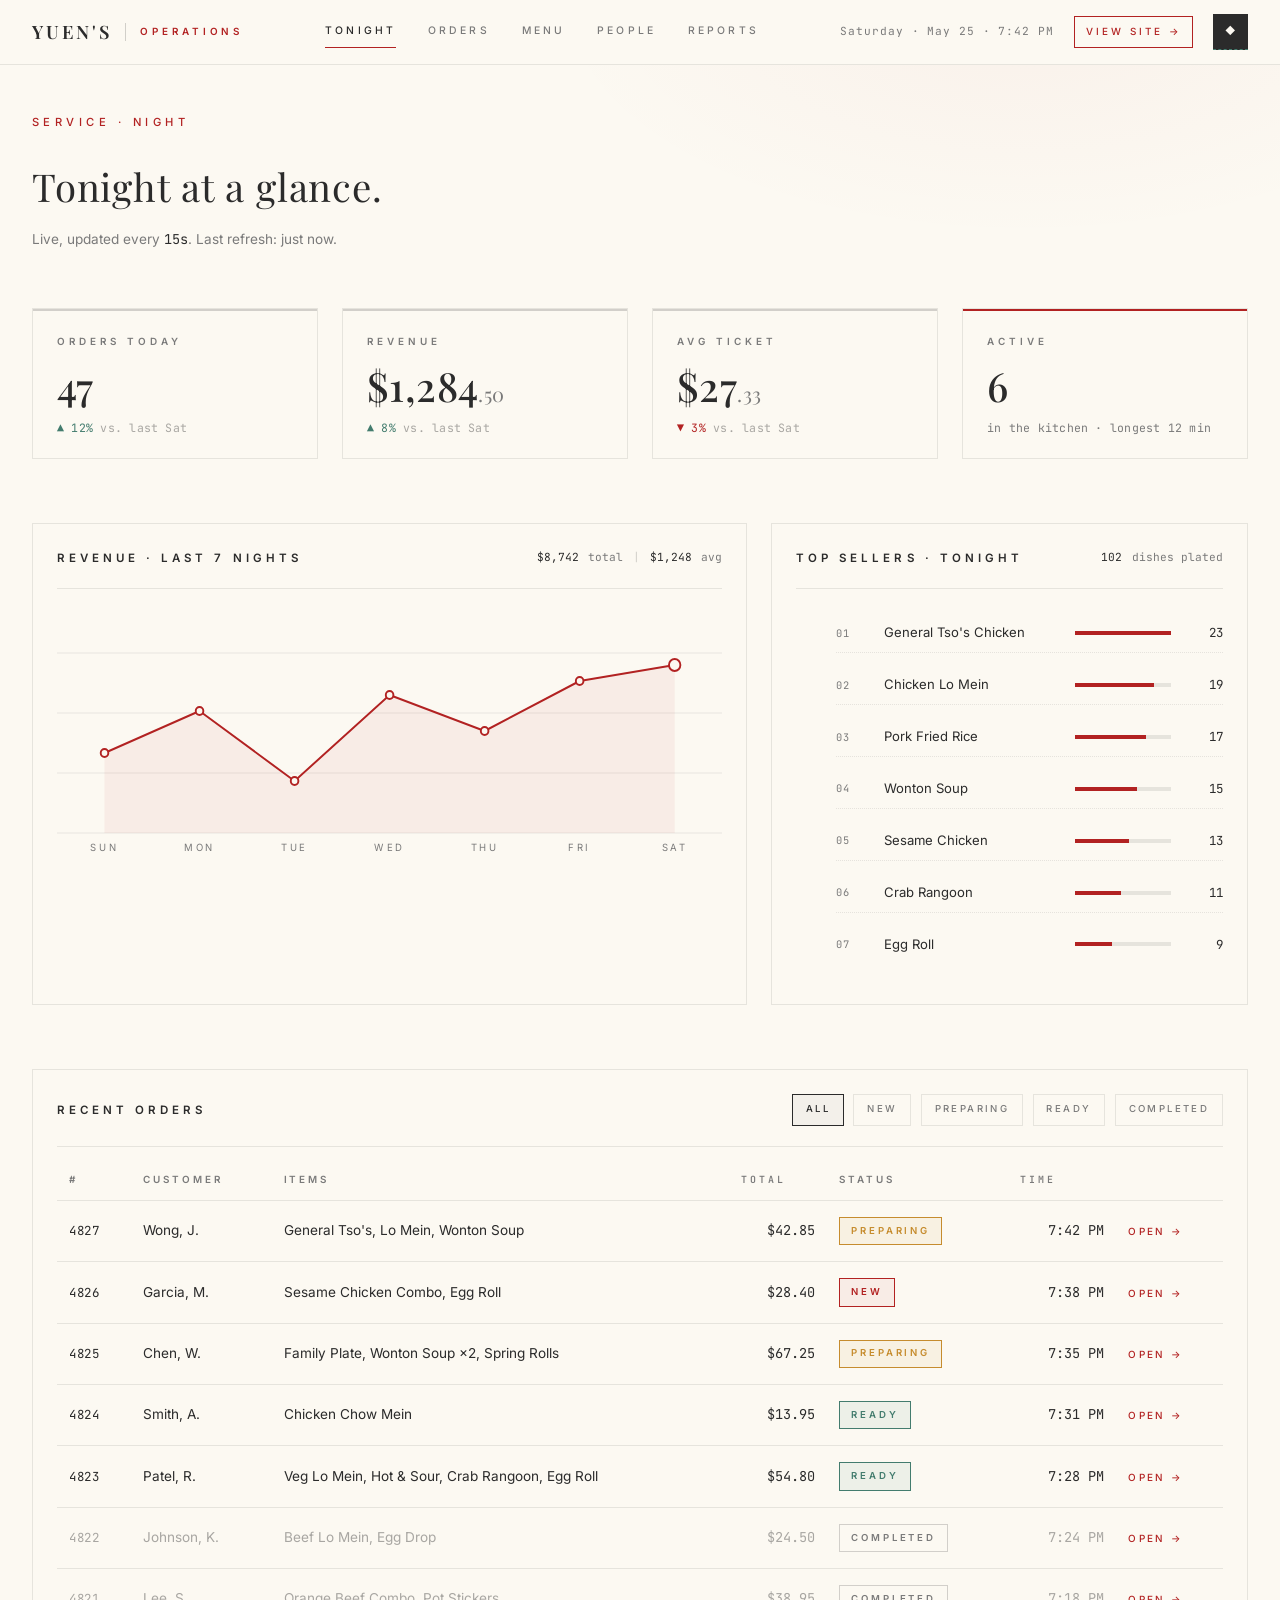
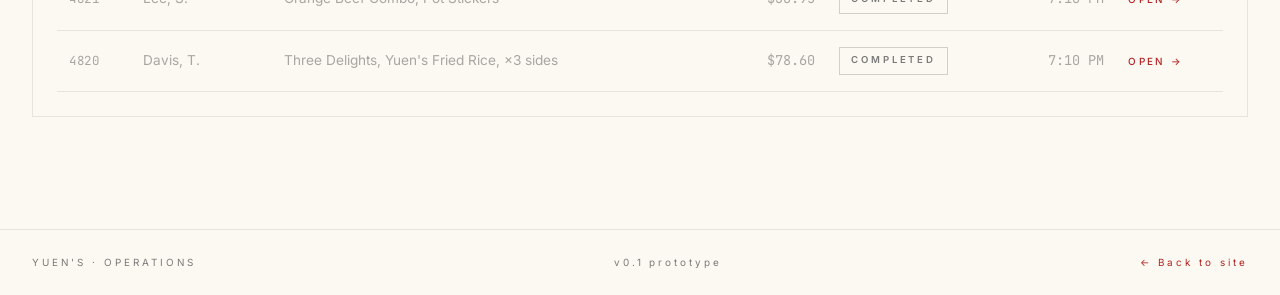
<file: dashboard/index.html>
<!DOCTYPE html>
<html lang="en">
<head>
  <meta charset="UTF-8" />
  <meta name="viewport" content="width=device-width, initial-scale=1.0" />
  <title>Yuen's · Operations · Tonight</title>
  <meta name="description" content="Restaurant operations dashboard for Yuen's Chinese Food Carryout — orders, revenue, and kitchen status at a glance." />

  <link rel="preconnect" href="https://fonts.googleapis.com" />
  <link rel="preconnect" href="https://fonts.gstatic.com" crossorigin />
  <link href="https://fonts.googleapis.com/css2?family=Playfair+Display:wght@400;500;600&family=Inter:wght@300;400;500;600;700&family=Noto+Serif+SC:wght@400;500;600&family=JetBrains+Mono:wght@400;500&display=swap" rel="stylesheet" />

  <link rel="stylesheet" href="../styles.css" />
  <link rel="stylesheet" href="dashboard.css" />
</head>
<body class="dash">

  <!-- TOP BAR ──────────────────────────────────────────────────────── -->
  <header class="dash__topbar">
    <div class="dash__topbar-inner">
      <div class="dash__brand">
        <span class="dash__wordmark">YUEN'S</span>
        <span class="dash__divider"></span>
        <span class="dash__context">OPERATIONS</span>
      </div>

      <nav class="dash__nav" aria-label="Dashboard sections">
        <a href="#" class="is-active">TONIGHT</a>
        <a href="#">ORDERS</a>
        <a href="#">MENU</a>
        <a href="#">PEOPLE</a>
        <a href="#">REPORTS</a>
      </nav>

      <div class="dash__meta">
        <span class="dash__date" id="js-date">Saturday · May 25 · 7:42 PM</span>
        <a href="../index.html" class="dash__view-site">VIEW SITE&nbsp;→</a>
        <div class="dash__avatar placeholder" aria-label="Operator (placeholder)">◆</div>
      </div>
    </div>
  </header>


  <!-- PAGE HEADER ────────────────────────────────────────────────────── -->
  <section class="dash__page-head">
    <div class="dash__container">
      <p class="eyebrow">SERVICE · NIGHT</p>
      <h1 class="dash__h1">Tonight at a glance.</h1>
      <p class="dash__sub">Live, updated every <span class="dash__data">15s</span>. Last refresh: <span id="js-refresh">just now</span>.</p>
    </div>
  </section>


  <!-- KPI STRIP ──────────────────────────────────────────────────────── -->
  <section class="dash__section">
    <div class="dash__container">
      <div class="dash__kpis">

        <article class="kpi">
          <span class="kpi__accent"></span>
          <p class="kpi__label">ORDERS TODAY</p>
          <p class="kpi__value">47</p>
          <p class="kpi__delta kpi__delta--up">▲ 12% <span>vs. last Sat</span></p>
        </article>

        <article class="kpi">
          <span class="kpi__accent"></span>
          <p class="kpi__label">REVENUE</p>
          <p class="kpi__value">$1,284<span class="kpi__cents">.50</span></p>
          <p class="kpi__delta kpi__delta--up">▲ 8% <span>vs. last Sat</span></p>
        </article>

        <article class="kpi">
          <span class="kpi__accent"></span>
          <p class="kpi__label">AVG TICKET</p>
          <p class="kpi__value">$27<span class="kpi__cents">.33</span></p>
          <p class="kpi__delta kpi__delta--down">▼ 3% <span>vs. last Sat</span></p>
        </article>

        <article class="kpi kpi--accent">
          <span class="kpi__accent"></span>
          <p class="kpi__label">ACTIVE</p>
          <p class="kpi__value">6</p>
          <p class="kpi__delta">in the kitchen · longest 12 min</p>
        </article>

      </div>
    </div>
  </section>


  <!-- TREND + TOP SELLERS ────────────────────────────────────────────── -->
  <section class="dash__section">
    <div class="dash__container dash__split">

      <article class="card card--trend">
        <header class="card__head">
          <h2>REVENUE · LAST 7 NIGHTS</h2>
          <div class="card__head-meta">
            <span class="dash__data">$8,742</span> total
            <span class="dash__pipe">|</span>
            <span class="dash__data">$1,248</span> avg
          </div>
        </header>

        <!-- Sparkline SVG ───── -->
        <div class="trend">
          <svg class="trend__svg" viewBox="0 0 700 240" preserveAspectRatio="none" aria-label="Revenue, last 7 nights">
            <!-- gridlines -->
            <g class="trend__grid">
              <line x1="0" y1="40"  x2="700" y2="40"  />
              <line x1="0" y1="100" x2="700" y2="100" />
              <line x1="0" y1="160" x2="700" y2="160" />
              <line x1="0" y1="220" x2="700" y2="220" />
            </g>

            <!-- area fill under curve -->
            <path class="trend__area" d="M50,140 L150,98 L250,168 L350,82 L450,118 L550,68 L650,52 L650,220 L50,220 Z"/>

            <!-- line -->
            <path class="trend__line" d="M50,140 L150,98 L250,168 L350,82 L450,118 L550,68 L650,52"/>

            <!-- nodes -->
            <g class="trend__nodes">
              <circle cx="50"  cy="140" r="4"/>
              <circle cx="150" cy="98"  r="4"/>
              <circle cx="250" cy="168" r="4"/>
              <circle cx="350" cy="82"  r="4"/>
              <circle cx="450" cy="118" r="4"/>
              <circle cx="550" cy="68"  r="4"/>
              <circle class="trend__node--current" cx="650" cy="52" r="6"/>
            </g>

            <!-- x-axis labels -->
            <g class="trend__xlabels">
              <text x="50"  y="238">SUN</text>
              <text x="150" y="238">MON</text>
              <text x="250" y="238">TUE</text>
              <text x="350" y="238">WED</text>
              <text x="450" y="238">THU</text>
              <text x="550" y="238">FRI</text>
              <text x="650" y="238">SAT</text>
            </g>
          </svg>
        </div>
      </article>

      <article class="card card--sellers">
        <header class="card__head">
          <h2>TOP SELLERS · TONIGHT</h2>
          <div class="card__head-meta"><span class="dash__data">102</span> dishes plated</div>
        </header>

        <ol class="sellers">
          <li>
            <span class="sellers__rank">01</span>
            <span class="sellers__name">General Tso's Chicken</span>
            <span class="sellers__bar"><span style="width:100%"></span></span>
            <span class="sellers__count">23</span>
          </li>
          <li>
            <span class="sellers__rank">02</span>
            <span class="sellers__name">Chicken Lo Mein</span>
            <span class="sellers__bar"><span style="width:82%"></span></span>
            <span class="sellers__count">19</span>
          </li>
          <li>
            <span class="sellers__rank">03</span>
            <span class="sellers__name">Pork Fried Rice</span>
            <span class="sellers__bar"><span style="width:74%"></span></span>
            <span class="sellers__count">17</span>
          </li>
          <li>
            <span class="sellers__rank">04</span>
            <span class="sellers__name">Wonton Soup</span>
            <span class="sellers__bar"><span style="width:65%"></span></span>
            <span class="sellers__count">15</span>
          </li>
          <li>
            <span class="sellers__rank">05</span>
            <span class="sellers__name">Sesame Chicken</span>
            <span class="sellers__bar"><span style="width:56%"></span></span>
            <span class="sellers__count">13</span>
          </li>
          <li>
            <span class="sellers__rank">06</span>
            <span class="sellers__name">Crab Rangoon</span>
            <span class="sellers__bar"><span style="width:48%"></span></span>
            <span class="sellers__count">11</span>
          </li>
          <li>
            <span class="sellers__rank">07</span>
            <span class="sellers__name">Egg Roll</span>
            <span class="sellers__bar"><span style="width:39%"></span></span>
            <span class="sellers__count">9</span>
          </li>
        </ol>
      </article>

    </div>
  </section>


  <!-- ORDERS TABLE ───────────────────────────────────────────────────── -->
  <section class="dash__section dash__section--last">
    <div class="dash__container">
      <article class="card">
        <header class="card__head">
          <h2>RECENT ORDERS</h2>
          <div class="card__head-meta">
            <button class="chip is-active">ALL</button>
            <button class="chip">NEW</button>
            <button class="chip">PREPARING</button>
            <button class="chip">READY</button>
            <button class="chip">COMPLETED</button>
          </div>
        </header>

        <table class="orders">
          <thead>
            <tr>
              <th>#</th>
              <th>CUSTOMER</th>
              <th>ITEMS</th>
              <th class="orders__num">TOTAL</th>
              <th>STATUS</th>
              <th class="orders__num">TIME</th>
              <th></th>
            </tr>
          </thead>
          <tbody>
            <tr>
              <td><span class="orders__id">4827</span></td>
              <td>Wong, J.</td>
              <td>General Tso's, Lo Mein, Wonton Soup</td>
              <td class="orders__num">$42.85</td>
              <td><span class="pill pill--prep">PREPARING</span></td>
              <td class="orders__num">7:42 PM</td>
              <td><a href="#" class="orders__action">OPEN&nbsp;→</a></td>
            </tr>
            <tr>
              <td><span class="orders__id">4826</span></td>
              <td>Garcia, M.</td>
              <td>Sesame Chicken Combo, Egg Roll</td>
              <td class="orders__num">$28.40</td>
              <td><span class="pill pill--new">NEW</span></td>
              <td class="orders__num">7:38 PM</td>
              <td><a href="#" class="orders__action">OPEN&nbsp;→</a></td>
            </tr>
            <tr>
              <td><span class="orders__id">4825</span></td>
              <td>Chen, W.</td>
              <td>Family Plate, Wonton Soup ×2, Spring Rolls</td>
              <td class="orders__num">$67.25</td>
              <td><span class="pill pill--prep">PREPARING</span></td>
              <td class="orders__num">7:35 PM</td>
              <td><a href="#" class="orders__action">OPEN&nbsp;→</a></td>
            </tr>
            <tr>
              <td><span class="orders__id">4824</span></td>
              <td>Smith, A.</td>
              <td>Chicken Chow Mein</td>
              <td class="orders__num">$13.95</td>
              <td><span class="pill pill--ready">READY</span></td>
              <td class="orders__num">7:31 PM</td>
              <td><a href="#" class="orders__action">OPEN&nbsp;→</a></td>
            </tr>
            <tr>
              <td><span class="orders__id">4823</span></td>
              <td>Patel, R.</td>
              <td>Veg Lo Mein, Hot &amp; Sour, Crab Rangoon, Egg Roll</td>
              <td class="orders__num">$54.80</td>
              <td><span class="pill pill--ready">READY</span></td>
              <td class="orders__num">7:28 PM</td>
              <td><a href="#" class="orders__action">OPEN&nbsp;→</a></td>
            </tr>
            <tr class="is-completed">
              <td><span class="orders__id">4822</span></td>
              <td>Johnson, K.</td>
              <td>Beef Lo Mein, Egg Drop</td>
              <td class="orders__num">$24.50</td>
              <td><span class="pill pill--done">COMPLETED</span></td>
              <td class="orders__num">7:24 PM</td>
              <td><a href="#" class="orders__action">OPEN&nbsp;→</a></td>
            </tr>
            <tr class="is-completed">
              <td><span class="orders__id">4821</span></td>
              <td>Lee, S.</td>
              <td>Orange Beef Combo, Pot Stickers</td>
              <td class="orders__num">$38.95</td>
              <td><span class="pill pill--done">COMPLETED</span></td>
              <td class="orders__num">7:18 PM</td>
              <td><a href="#" class="orders__action">OPEN&nbsp;→</a></td>
            </tr>
            <tr class="is-completed">
              <td><span class="orders__id">4820</span></td>
              <td>Davis, T.</td>
              <td>Three Delights, Yuen's Fried Rice, ×3 sides</td>
              <td class="orders__num">$78.60</td>
              <td><span class="pill pill--done">COMPLETED</span></td>
              <td class="orders__num">7:10 PM</td>
              <td><a href="#" class="orders__action">OPEN&nbsp;→</a></td>
            </tr>
          </tbody>
        </table>
      </article>
    </div>
  </section>


  <footer class="dash__footer">
    <div class="dash__container dash__footer-inner">
      <span>YUEN'S · OPERATIONS</span>
      <span>v0.1 prototype</span>
      <a href="../index.html">← Back to site</a>
    </div>
  </footer>

  <script>
    // Filter chips — visual only for now
    document.querySelectorAll('.chip').forEach(c => {
      c.addEventListener('click', () => {
        document.querySelectorAll('.chip').forEach(x => x.classList.remove('is-active'));
        c.classList.add('is-active');
      });
    });

    // Live-ish "refresh just now" counter, harmless
    const refresh = document.getElementById('js-refresh');
    let sec = 0;
    setInterval(() => {
      sec += 15;
      refresh.textContent = sec < 60 ? `${sec}s ago` : `${Math.floor(sec/60)}m ago`;
    }, 15000);
  </script>
</body>
</html>
</file>
<file: styles.css>
/* ─────────────────────────────────────────────────────────────────
   YUEN'S — Modern Eastern Heritage (新中式)
   Design system tokens per design.md
   ───────────────────────────────────────────────────────────────── */

:root {
  /* Palette */
  --c-paper:        #FCF9F2;   /* 宣纸白 — warm rice paper */
  --c-ink:          #2B2B2B;   /* 松烟墨 — pine smoke */
  --c-mist:         #7A7A7A;   /* 暮云灰 — misty rain */
  --c-vermilion:    #B22222;   /* 朱砂红 — vermilion */
  --c-vermilion-dk: #911B1B;
  --c-jade:         #437C6E;   /* 翡翠绿 — imperial jade */
  --c-ink-10:       rgba(43, 43, 43, 0.10);
  --c-ink-20:       rgba(43, 43, 43, 0.20);
  --c-ink-40:       rgba(43, 43, 43, 0.40);
  --c-ink-60:       rgba(43, 43, 43, 0.60);

  /* Type */
  --f-serif:    "Playfair Display", "Noto Serif SC", "Songti SC", serif;
  --f-sans:     "Inter", "Helvetica Neue", system-ui, sans-serif;
  --f-cn:       "Noto Serif SC", "Songti SC", serif;

  /* Spacing & layout */
  --container:  1200px;
  --gutter:     2rem;
  --section-py: 8rem;            /* generous 留白 between sections */

  /* Motion */
  --ease-qi: cubic-bezier(0.25, 1, 0.5, 1);
}

/* Reset essentials */
*, *::before, *::after { box-sizing: border-box; }
html { -webkit-text-size-adjust: 100%; scroll-behavior: smooth; }
body {
  margin: 0;
  background: var(--c-paper);
  color: var(--c-ink);
  font-family: var(--f-sans);
  font-size: 16px;
  line-height: 1.75;
  -webkit-font-smoothing: antialiased;
  -moz-osx-font-smoothing: grayscale;
}
img, svg { display: block; max-width: 100%; }
a { color: inherit; text-decoration: none; }
button { font: inherit; cursor: pointer; background: none; border: 0; color: inherit; }
ul { list-style: none; padding: 0; margin: 0; }
table { border-collapse: collapse; }

/* Layout ─────────────────────────────────────────────────────────── */
.container {
  max-width: var(--container);
  margin: 0 auto;
  padding: 0 var(--gutter);
}

/* Buttons ────────────────────────────────────────────────────────── */
.btn {
  display: inline-block;
  padding: 1rem 2rem;
  font-family: var(--f-sans);
  font-size: 0.72rem;
  font-weight: 500;
  letter-spacing: 0.2em;
  text-transform: uppercase;
  border-radius: 0;
  transition: all 350ms var(--ease-qi);
  white-space: nowrap;
}
.btn--primary {
  background: var(--c-vermilion);
  color: var(--c-paper);
  border: 1px solid var(--c-vermilion);
}
.btn--primary:hover { background: var(--c-vermilion-dk); border-color: var(--c-vermilion-dk); }
.btn--ghost {
  background: transparent;
  color: var(--c-ink);
  border: 1px solid var(--c-ink-20);
}
.btn--ghost:hover { border-color: var(--c-ink); background: rgba(43,43,43,0.04); }
.btn--inverse {
  background: transparent;
  color: var(--c-paper);
  border: 1px solid rgba(252,249,242,0.4);
}
.btn--inverse:hover { background: var(--c-paper); color: var(--c-vermilion); border-color: var(--c-paper); }

/* Eyebrow text shared across sections */
.eyebrow {
  margin: 0 0 1.25rem;
  color: var(--c-vermilion);
  font-family: var(--f-sans);
  font-size: 0.7rem;
  font-weight: 500;
  letter-spacing: 0.4em;
  text-transform: uppercase;
}

/* Section header (reused) ─────────────────────────────────────────── */
.section-header {
  text-align: center;
  margin-bottom: 5rem;
}
.section-header--left { text-align: left; }
.section-header__ornament {
  color: var(--c-vermilion);
  font-size: 0.85rem;
  margin-bottom: 1rem;
  letter-spacing: 0.5em;
}
.section-header h2 {
  margin: 0;
  font-family: var(--f-sans);
  font-size: 0.85rem;
  font-weight: 500;
  letter-spacing: 0.5em;
  color: var(--c-ink);
}
.section-header__sub {
  margin: 1.5rem 0 0;
  font-family: var(--f-serif);
  font-style: italic;
  font-size: 1.5rem;
  color: var(--c-mist);
  font-weight: 400;
}

/* Placeholder marker (helps Chris see what's stubbed) */
.placeholder {
  color: var(--c-jade);
  border-bottom: 1px dashed var(--c-jade);
  padding-bottom: 1px;
}

/* §0  NAV ──────────────────────────────────────────────────────────── */
.nav {
  position: sticky;
  top: 0;
  z-index: 50;
  background: rgba(252, 249, 242, 0.92);
  backdrop-filter: blur(10px);
  -webkit-backdrop-filter: blur(10px);
  border-bottom: 1px solid var(--c-ink-10);
}
.nav__inner {
  display: flex;
  align-items: center;
  justify-content: space-between;
  padding-top: 1.25rem;
  padding-bottom: 1.25rem;
  gap: 2rem;
}
.nav__brand { display: flex; flex-direction: column; line-height: 1.1; }
.nav__wordmark {
  font-family: var(--f-serif);
  font-size: 1.4rem;
  font-weight: 600;
  letter-spacing: 0.15em;
}
.nav__sub {
  font-family: var(--f-cn);
  font-size: 0.62rem;
  letter-spacing: 0.3em;
  color: var(--c-mist);
  margin-top: 0.2rem;
}
.nav__links {
  display: flex;
  gap: 2.5rem;
  font-family: var(--f-sans);
  font-size: 0.72rem;
  letter-spacing: 0.25em;
  color: var(--c-mist);
}
.nav__links a { transition: color 300ms var(--ease-qi); }
.nav__links a:hover { color: var(--c-ink); }
.nav__cta { font-size: 0.65rem; padding: 0.7rem 1.4rem; }

/* Mobile nav toggle */
.nav__toggle { display: none; width: 28px; height: 24px; flex-direction: column; justify-content: space-between; padding: 0; }
.nav__toggle span { display: block; height: 1px; width: 100%; background: var(--c-ink); transition: transform 350ms var(--ease-qi); }
.nav__mobile {
  display: none;
  flex-direction: column;
  gap: 0;
  padding: 1rem var(--gutter) 2rem;
  border-top: 1px solid var(--c-ink-10);
  background: var(--c-paper);
}
.nav__mobile a {
  padding: 1rem 0;
  font-size: 0.85rem;
  letter-spacing: 0.25em;
  border-bottom: 1px solid var(--c-ink-10);
}
.nav.is-open .nav__mobile { display: flex; }
.nav.is-open .nav__toggle span:nth-child(1) { transform: translateY(11px) rotate(45deg); }
.nav.is-open .nav__toggle span:nth-child(2) { opacity: 0; }
.nav.is-open .nav__toggle span:nth-child(3) { transform: translateY(-11px) rotate(-45deg); }


/* §1  HERO ────────────────────────────────────────────────────────── */
.hero {
  position: relative;
  min-height: calc(100vh - 4.5rem);
  display: flex;
  align-items: center;
  overflow: hidden;
}
.hero__canvas {
  position: absolute;
  inset: 0;
  width: 100%;
  height: 100%;
  pointer-events: none;
  z-index: 0;
  display: block;
}

.hero__inner {
  position: relative;
  z-index: 1;
  display: grid;
  grid-template-columns: 1.4fr 1fr;
  gap: 4rem;
  align-items: center;
  padding-top: 6rem;
  padding-bottom: 6rem;
}
.hero__h1 {
  margin: 0 0 1.75rem;
  font-family: var(--f-serif);
  font-size: clamp(2.5rem, 6vw, 5rem);
  font-weight: 400;
  line-height: 1.15;
  letter-spacing: 0.02em;
}
.hero__h1 em {
  font-style: italic;
  color: var(--c-vermilion);
  font-weight: 500;
}
.hero__sub {
  margin: 0 0 2.5rem;
  font-family: var(--f-sans);
  font-size: 0.95rem;
  line-height: 1.85;
  color: var(--c-mist);
  max-width: 30rem;
}
.hero__cta { display: flex; gap: 1rem; flex-wrap: wrap; }

.hero__stamp {
  display: flex;
  gap: 1.5rem;
  justify-self: end;
  align-items: flex-end;
  color: var(--c-ink-60);
  user-select: none;
}
.hero__seq {
  display: flex;
  flex-direction: column;
  align-items: center;
  gap: 0.5rem;
}
.hero__seq span:first-child {
  font-family: var(--f-sans);
  font-size: 0.62rem;
  letter-spacing: 0.5em;
}
.hero__line { width: 1px; height: 6rem; background: var(--c-ink-10); }
.hero__chop {
  padding: 1.5rem 2rem;
  border: 1px solid var(--c-ink-20);
  text-align: center;
  font-family: var(--f-cn);
  letter-spacing: 0.3em;
  background: rgba(252, 249, 242, 0.6);
  backdrop-filter: blur(4px);
}
.hero__diamond { color: var(--c-vermilion); font-size: 0.8rem; margin-bottom: 0.6rem; }
.hero__chinese { font-size: 1.1rem; color: var(--c-ink); }
.hero__counter {
  margin-top: 0.6rem;
  font-family: var(--f-sans);
  font-size: 0.6rem;
  letter-spacing: 0.2em;
  color: var(--c-ink-40);
}


/* §2  MENU ────────────────────────────────────────────────────────── */
.menu { padding: var(--section-py) 0; border-top: 1px solid var(--c-ink-10); }
.menu__tabs {
  display: flex;
  flex-wrap: wrap;
  justify-content: center;
  gap: 0.5rem;
  margin-bottom: 5rem;
  padding-bottom: 2rem;
  border-bottom: 1px solid var(--c-ink-10);
}
.menu__tab {
  padding: 0.65rem 1.1rem;
  font-family: var(--f-sans);
  font-size: 0.65rem;
  font-weight: 500;
  letter-spacing: 0.25em;
  color: var(--c-mist);
  border: 1px solid transparent;
  transition: all 300ms var(--ease-qi);
}
.menu__tab:hover { color: var(--c-ink); }
.menu__tab.is-active {
  color: var(--c-ink);
  border-color: var(--c-ink);
}
.menu__cat { margin-bottom: 5rem; }
.menu__cat[hidden] { display: none; }
.menu__cat-name {
  margin: 0 0 0.5rem;
  font-family: var(--f-sans);
  font-size: 0.72rem;
  font-weight: 600;
  letter-spacing: 0.4em;
  color: var(--c-vermilion);
  padding-bottom: 1rem;
  border-bottom: 1px solid var(--c-ink-10);
}
.menu__cat-blurb {
  margin: 1rem 0 2rem;
  font-family: var(--f-serif);
  font-style: italic;
  font-size: 1rem;
  color: var(--c-mist);
  max-width: 36rem;
}
.menu__items {
  display: grid;
  grid-template-columns: 1fr 1fr;
  column-gap: 5rem;
  row-gap: 0.4rem;
  margin-top: 2rem;
}
.menu__items li {
  display: flex;
  align-items: baseline;
  gap: 0.5rem;
  padding: 0.6rem 0;
  font-family: var(--f-serif);
  font-size: 1.05rem;
  border-bottom: 1px dotted var(--c-ink-10);
}
.menu__items li > span:first-child { flex-shrink: 0; }
.menu__items li em { font-style: italic; color: var(--c-mist); font-size: 0.85em; margin-left: 0.4em; }
.menu__dots { flex: 1; border-bottom: 1px dotted var(--c-ink-20); transform: translateY(-4px); }
.menu__price {
  font-family: var(--f-sans);
  font-size: 0.95rem;
  color: var(--c-ink);
  font-variant-numeric: tabular-nums;
  flex-shrink: 0;
}
.menu__footer { text-align: center; margin-top: 4rem; }


/* §3  STORY ───────────────────────────────────────────────────────── */
.story { padding: var(--section-py) 0; background: rgba(43, 43, 43, 0.02); }
.story__grid {
  display: grid;
  grid-template-columns: 1fr 1.2fr;
  gap: 5rem;
  align-items: start;
}
.story__photo {
  width: 100%;
  aspect-ratio: 4 / 5;
  background:
    linear-gradient(135deg, rgba(43,43,43,0.15), rgba(43,43,43,0.4)),
    repeating-linear-gradient(45deg, rgba(43,43,43,0.04) 0 2px, transparent 2px 8px);
  border: 1px solid var(--c-ink-20);
}
.story__image figcaption {
  margin-top: 1rem;
  font-family: var(--f-sans);
  font-size: 0.7rem;
  letter-spacing: 0.2em;
  text-transform: uppercase;
  color: var(--c-mist);
}
.story__text p {
  margin: 0 0 1.5rem;
  font-family: var(--f-serif);
  font-size: 1.15rem;
  line-height: 1.85;
  color: var(--c-ink);
  font-weight: 400;
}
.story__quote {
  margin: 6rem 0 0;
  text-align: center;
  padding: 3rem 0;
  border-top: 1px solid var(--c-ink-10);
  border-bottom: 1px solid var(--c-ink-10);
}
.story__quote-cn {
  margin: 0 0 1rem;
  font-family: var(--f-cn);
  font-size: 2rem;
  letter-spacing: 0.4em;
  color: var(--c-ink);
}
.story__quote-en {
  margin: 0;
  font-family: var(--f-serif);
  font-size: 1.05rem;
  color: var(--c-mist);
}


/* §4  VISIT ───────────────────────────────────────────────────────── */
.visit { padding: var(--section-py) 0; border-top: 1px solid var(--c-ink-10); }
.visit__grid {
  display: grid;
  grid-template-columns: 1fr 1.4fr 1fr;
  gap: 4rem;
}
.visit__col-name {
  margin: 0 0 1.5rem;
  font-family: var(--f-sans);
  font-size: 0.7rem;
  font-weight: 600;
  letter-spacing: 0.4em;
  color: var(--c-vermilion);
  padding-bottom: 0.75rem;
  border-bottom: 1px solid var(--c-ink-10);
}
.visit__hours { width: 100%; font-family: var(--f-sans); font-size: 0.95rem; font-variant-numeric: tabular-nums; }
.visit__hours th,
.visit__hours td { padding: 0.5rem 0; text-align: left; font-weight: normal; vertical-align: baseline; }
.visit__hours th {
  width: 3rem;
  font-size: 0.7rem;
  letter-spacing: 0.25em;
  color: var(--c-mist);
}
.visit__hours em { font-style: italic; color: var(--c-mist); }
.visit__note {
  margin-top: 1.5rem;
  font-size: 0.82rem;
  line-height: 1.7;
  color: var(--c-mist);
}
.visit__address {
  font-family: var(--f-serif);
  font-size: 1.2rem;
  line-height: 1.6;
  margin: 0 0 0.5rem;
}
.visit__contact {
  font-family: var(--f-serif);
  font-size: 1.2rem;
  line-height: 1.8;
  margin: 0;
}
.visit__contact a { transition: color 300ms var(--ease-qi); }
.visit__contact a:hover { color: var(--c-vermilion); }
.visit__map {
  margin-top: 1.5rem;
  aspect-ratio: 16 / 9;
  background: var(--c-ink-10);
  border: 1px solid var(--c-ink-20);
  overflow: hidden;
}
.visit__map iframe { width: 100%; height: 100%; display: block; filter: grayscale(0.45) contrast(1.05); }
.visit__known {
  margin: 0 0 0.5rem;
  font-family: var(--f-serif);
  font-size: 1.15rem;
  line-height: 1.55;
  color: var(--c-ink);
}
.visit__known strong { color: var(--c-vermilion); font-weight: 600; }


/* §5  ORDER CTA ───────────────────────────────────────────────────── */
.order { background: var(--c-vermilion); color: var(--c-paper); padding: 7rem 0; }
.order__inner { text-align: center; max-width: 50rem; margin: 0 auto; }
.order__h2 {
  margin: 0 0 1.5rem;
  font-family: var(--f-serif);
  font-size: clamp(2.25rem, 5vw, 3.75rem);
  font-weight: 400;
  line-height: 1.15;
  letter-spacing: 0.02em;
}
.order__sub {
  margin: 0 0 3rem;
  font-family: var(--f-sans);
  font-size: 0.95rem;
  letter-spacing: 0.05em;
  opacity: 0.85;
}
.order__platforms {
  display: grid;
  grid-template-columns: repeat(auto-fit, minmax(180px, 1fr));
  gap: 1rem;
}
.order__platforms--two {
  grid-template-columns: repeat(auto-fit, minmax(260px, 1fr));
  max-width: 38rem;
  margin: 0 auto;
  gap: 1.25rem;
}


/* §6  FOOTER ──────────────────────────────────────────────────────── */
.footer { background: var(--c-ink); color: var(--c-paper); padding: 4rem 0 2rem; }
.footer__inner {
  display: grid;
  grid-template-columns: 1fr auto;
  gap: 2rem;
  align-items: center;
  padding-bottom: 2rem;
  border-bottom: 1px solid rgba(252,249,242,0.1);
}
.footer__brand { display: flex; flex-direction: column; }
.footer__wordmark {
  font-family: var(--f-serif);
  font-size: 1.4rem;
  font-weight: 600;
  letter-spacing: 0.15em;
}
.footer__tag {
  margin-top: 0.4rem;
  font-size: 0.72rem;
  letter-spacing: 0.2em;
  color: rgba(252,249,242,0.5);
}
.footer__nav {
  display: flex;
  justify-content: center;
  gap: 2rem;
  font-family: var(--f-sans);
  font-size: 0.7rem;
  letter-spacing: 0.3em;
  color: rgba(252,249,242,0.7);
}
.footer__nav a { transition: color 300ms var(--ease-qi); }
.footer__nav a:hover { color: var(--c-paper); }
.footer__social {
  display: flex;
  justify-content: flex-end;
  gap: 1.5rem;
  font-family: var(--f-sans);
  font-size: 0.72rem;
  letter-spacing: 0.3em;
}
.footer__copy {
  margin: 2rem 0 0;
  text-align: center;
  font-family: var(--f-sans);
  font-size: 0.65rem;
  letter-spacing: 0.25em;
  color: rgba(252,249,242,0.4);
}


/* Responsive ──────────────────────────────────────────────────────── */
@media (max-width: 900px) {
  :root { --section-py: 5rem; }

  .nav__links, .nav__cta { display: none; }
  .nav__toggle { display: flex; }

  .hero__inner { grid-template-columns: 1fr; gap: 3rem; padding-top: 4rem; padding-bottom: 4rem; }
  .hero__stamp { justify-self: start; }

  .menu__items { grid-template-columns: 1fr; column-gap: 0; }

  .story__grid { grid-template-columns: 1fr; gap: 3rem; }
  .story__photo { aspect-ratio: 4 / 3; }

  .visit__grid { grid-template-columns: 1fr; gap: 3rem; }

  .footer__inner { grid-template-columns: 1fr; text-align: center; gap: 1.5rem; }
  .footer__nav, .footer__social { justify-content: center; }
}

/* Reduced motion — honor system preference (and design.md tone) */
@media (prefers-reduced-motion: reduce) {
  *, *::before, *::after {
    animation-duration: 0.01ms !important;
    animation-iteration-count: 1 !important;
    transition-duration: 0.01ms !important;
  }
  html { scroll-behavior: auto; }
}
</file>
<file: dashboard/dashboard.css>
/* ─────────────────────────────────────────────────────────────────
   YUEN'S — Operations Dashboard
   Extends design.md tokens from ../styles.css with denser layout.
   ───────────────────────────────────────────────────────────────── */

:root {
  --f-mono:     "JetBrains Mono", "SF Mono", ui-monospace, Menlo, monospace;
  --c-status-new:   var(--c-vermilion);
  --c-status-prep:  #C68C2E;            /* amber 黄柏 */
  --c-status-ready: var(--c-jade);
  --c-status-done:  var(--c-mist);
  --dash-container: 1480px;
  --dash-section-py: 2rem;
}

.dash {
  background:
    radial-gradient(800px 400px at 80% 0%, rgba(178,34,34,0.04), transparent 60%),
    var(--c-paper);
  min-height: 100vh;
}

.dash__container {
  max-width: var(--dash-container);
  margin: 0 auto;
  padding: 0 var(--gutter);
}

.dash__data { font-family: var(--f-mono); font-feature-settings: "tnum"; color: var(--c-ink); }


/* TOP BAR ─────────────────────────────────────────────────────────── */
.dash__topbar {
  background: var(--c-paper);
  border-bottom: 1px solid var(--c-ink-10);
  position: sticky; top: 0; z-index: 50;
}
.dash__topbar-inner {
  max-width: var(--dash-container);
  margin: 0 auto;
  padding: 0.9rem var(--gutter);
  display: grid;
  grid-template-columns: auto 1fr auto;
  align-items: center;
  gap: 2.5rem;
}
.dash__brand { display: flex; align-items: center; gap: 0.85rem; }
.dash__wordmark {
  font-family: var(--f-serif);
  font-size: 1.15rem;
  font-weight: 600;
  letter-spacing: 0.15em;
}
.dash__divider { width: 1px; height: 1.1rem; background: var(--c-ink-20); }
.dash__context {
  font-family: var(--f-sans);
  font-size: 0.62rem;
  font-weight: 600;
  letter-spacing: 0.4em;
  color: var(--c-vermilion);
}

.dash__nav {
  display: flex;
  gap: 2rem;
  font-family: var(--f-sans);
  font-size: 0.65rem;
  font-weight: 500;
  letter-spacing: 0.3em;
  color: var(--c-mist);
  justify-self: center;
}
.dash__nav a { padding: 0.4rem 0; border-bottom: 1px solid transparent; transition: all 250ms var(--ease-qi); }
.dash__nav a:hover { color: var(--c-ink); }
.dash__nav a.is-active { color: var(--c-ink); border-bottom-color: var(--c-vermilion); }

.dash__meta { display: flex; align-items: center; gap: 1.25rem; }
.dash__date {
  font-family: var(--f-mono);
  font-size: 0.7rem;
  letter-spacing: 0.08em;
  color: var(--c-mist);
}
.dash__view-site {
  font-family: var(--f-sans);
  font-size: 0.62rem;
  letter-spacing: 0.3em;
  color: var(--c-vermilion);
  font-weight: 500;
  padding: 0.4rem 0.7rem;
  border: 1px solid var(--c-vermilion);
  transition: all 250ms var(--ease-qi);
}
.dash__view-site:hover { background: var(--c-vermilion); color: var(--c-paper); }
.dash__avatar {
  width: 2.2rem;
  height: 2.2rem;
  background: var(--c-ink);
  color: var(--c-paper);
  font-family: var(--f-sans);
  font-size: 0.62rem;
  font-weight: 600;
  letter-spacing: 0.1em;
  display: flex;
  align-items: center;
  justify-content: center;
}


/* PAGE HEAD ─────────────────────────────────────────────────────── */
.dash__page-head { padding: 3rem 0 1.5rem; }
.dash__h1 {
  margin: 0 0 0.5rem;
  font-family: var(--f-serif);
  font-size: clamp(1.75rem, 3vw, 2.5rem);
  font-weight: 400;
  letter-spacing: 0.02em;
}
.dash__sub {
  margin: 0;
  font-family: var(--f-sans);
  font-size: 0.85rem;
  color: var(--c-mist);
}


/* SECTION wrapper ─────────────────────────────────────────────────── */
.dash__section { padding: var(--dash-section-py) 0; }
.dash__section--last { padding-bottom: 4rem; }
.dash__split {
  display: grid;
  grid-template-columns: 1.5fr 1fr;
  gap: 1.5rem;
}


/* KPI CARDS ───────────────────────────────────────────────────────── */
.dash__kpis {
  display: grid;
  grid-template-columns: repeat(4, 1fr);
  gap: 1.5rem;
}
.kpi {
  position: relative;
  padding: 1.5rem 1.5rem 1.25rem;
  border: 1px solid var(--c-ink-10);
  background: var(--c-paper);
  overflow: hidden;
}
.kpi__accent {
  position: absolute;
  top: 0; left: 0; right: 0;
  height: 2px;
  background: var(--c-ink-20);
}
.kpi--accent .kpi__accent { background: var(--c-vermilion); }
.kpi__label {
  margin: 0 0 1rem;
  font-family: var(--f-sans);
  font-size: 0.62rem;
  font-weight: 600;
  letter-spacing: 0.4em;
  color: var(--c-mist);
}
.kpi__value {
  margin: 0 0 0.75rem;
  font-family: var(--f-serif);
  font-size: 2.5rem;
  font-weight: 500;
  line-height: 1;
  letter-spacing: 0.01em;
  font-variant-numeric: tabular-nums;
}
.kpi__cents { font-size: 1.25rem; color: var(--c-mist); font-weight: 400; }
.kpi__delta {
  margin: 0;
  font-family: var(--f-mono);
  font-size: 0.72rem;
  color: var(--c-mist);
  letter-spacing: 0.02em;
}
.kpi__delta span { color: var(--c-ink-40); }
.kpi__delta--up   { color: var(--c-jade); }
.kpi__delta--down { color: var(--c-vermilion); }


/* CARDS (generic shell) ───────────────────────────────────────────── */
.card {
  border: 1px solid var(--c-ink-10);
  background: var(--c-paper);
  padding: 1.5rem;
}
.card__head {
  display: flex;
  justify-content: space-between;
  align-items: center;
  gap: 1rem;
  padding-bottom: 1.25rem;
  margin-bottom: 1.5rem;
  border-bottom: 1px solid var(--c-ink-10);
}
.card__head h2 {
  margin: 0;
  font-family: var(--f-sans);
  font-size: 0.72rem;
  font-weight: 600;
  letter-spacing: 0.35em;
  color: var(--c-ink);
}
.card__head-meta {
  display: flex;
  align-items: center;
  gap: 0.6rem;
  font-family: var(--f-mono);
  font-size: 0.7rem;
  color: var(--c-mist);
}
.dash__pipe { color: var(--c-ink-20); }


/* TREND CHART ─────────────────────────────────────────────────────── */
.trend { width: 100%; }
.trend__svg { width: 100%; height: 240px; display: block; }
.trend__grid line { stroke: var(--c-ink-10); stroke-width: 1; }
.trend__area { fill: rgba(178, 34, 34, 0.06); }
.trend__line {
  fill: none;
  stroke: var(--c-vermilion);
  stroke-width: 2;
  stroke-linecap: round;
  stroke-linejoin: round;
}
.trend__nodes circle { fill: var(--c-paper); stroke: var(--c-vermilion); stroke-width: 2; }
.trend__node--current { fill: var(--c-vermilion); stroke: var(--c-paper); stroke-width: 2; }
.trend__xlabels text {
  font-family: var(--f-sans);
  font-size: 10px;
  letter-spacing: 0.3em;
  fill: var(--c-mist);
  text-anchor: middle;
}


/* TOP SELLERS ─────────────────────────────────────────────────────── */
.sellers { display: flex; flex-direction: column; gap: 0.75rem; }
.sellers li {
  display: grid;
  grid-template-columns: 2.25rem 1fr 6rem 2.5rem;
  align-items: center;
  gap: 0.75rem;
  padding: 0.5rem 0;
  font-family: var(--f-sans);
  font-size: 0.82rem;
  border-bottom: 1px dotted var(--c-ink-10);
}
.sellers li:last-child { border-bottom: 0; }
.sellers__rank {
  font-family: var(--f-mono);
  font-size: 0.65rem;
  color: var(--c-mist);
  letter-spacing: 0.1em;
}
.sellers__name { color: var(--c-ink); }
.sellers__bar {
  height: 4px;
  background: var(--c-ink-10);
  position: relative;
}
.sellers__bar span {
  display: block;
  height: 100%;
  background: var(--c-vermilion);
}
.sellers__count {
  font-family: var(--f-mono);
  font-size: 0.78rem;
  color: var(--c-ink);
  text-align: right;
  font-variant-numeric: tabular-nums;
}


/* ORDERS TABLE ────────────────────────────────────────────────────── */
.orders { width: 100%; font-family: var(--f-sans); font-size: 0.85rem; }
.orders thead th {
  text-align: left;
  padding: 0 0.75rem 0.75rem;
  font-size: 0.62rem;
  font-weight: 600;
  letter-spacing: 0.3em;
  color: var(--c-mist);
  border-bottom: 1px solid var(--c-ink-10);
}
.orders tbody tr {
  border-bottom: 1px solid var(--c-ink-10);
  transition: background 200ms var(--ease-qi);
}
.orders tbody tr:hover { background: rgba(178,34,34,0.03); }
.orders tbody tr.is-completed { color: var(--c-ink-40); }
.orders tbody tr.is-completed .orders__id { color: var(--c-ink-40); }
.orders td {
  padding: 1rem 0.75rem;
  vertical-align: middle;
}
.orders__id {
  font-family: var(--f-mono);
  font-size: 0.78rem;
  color: var(--c-ink);
  letter-spacing: 0.05em;
}
.orders__num {
  font-family: var(--f-mono);
  font-variant-numeric: tabular-nums;
  text-align: right;
  white-space: nowrap;
}
.orders__action {
  font-family: var(--f-sans);
  font-size: 0.62rem;
  font-weight: 500;
  letter-spacing: 0.25em;
  color: var(--c-vermilion);
  white-space: nowrap;
}
.orders__action:hover { text-decoration: underline; text-underline-offset: 4px; }


/* STATUS PILLS ────────────────────────────────────────────────────── */
.pill {
  display: inline-block;
  padding: 0.3rem 0.7rem;
  font-family: var(--f-sans);
  font-size: 0.6rem;
  font-weight: 600;
  letter-spacing: 0.3em;
  border: 1px solid;
  background: var(--c-paper);
  white-space: nowrap;
}
.pill--new   { color: var(--c-status-new);   border-color: var(--c-status-new);   background: rgba(178,34,34,0.06); }
.pill--prep  { color: var(--c-status-prep);  border-color: var(--c-status-prep);  background: rgba(198,140,46,0.08); }
.pill--ready { color: var(--c-status-ready); border-color: var(--c-status-ready); background: rgba(67,124,110,0.08); }
.pill--done  { color: var(--c-status-done);  border-color: var(--c-ink-20);       background: transparent; }


/* CHIPS (filter pills in card head) ───────────────────────────────── */
.chip {
  padding: 0.4rem 0.8rem;
  font-family: var(--f-sans);
  font-size: 0.6rem;
  font-weight: 500;
  letter-spacing: 0.25em;
  color: var(--c-mist);
  border: 1px solid var(--c-ink-10);
  transition: all 200ms var(--ease-qi);
}
.chip:hover { color: var(--c-ink); }
.chip.is-active { color: var(--c-ink); border-color: var(--c-ink); background: rgba(43,43,43,0.04); }


/* FOOTER ──────────────────────────────────────────────────────────── */
.dash__footer {
  border-top: 1px solid var(--c-ink-10);
  padding: 1.5rem 0;
  margin-top: 3rem;
}
.dash__footer-inner {
  display: flex;
  justify-content: space-between;
  align-items: center;
  font-family: var(--f-sans);
  font-size: 0.62rem;
  letter-spacing: 0.3em;
  color: var(--c-mist);
}
.dash__footer-inner a { color: var(--c-vermilion); }


/* Responsive ──────────────────────────────────────────────────────── */
@media (max-width: 1100px) {
  .dash__kpis { grid-template-columns: repeat(2, 1fr); }
  .dash__split { grid-template-columns: 1fr; }
  .dash__nav { display: none; }
}
@media (max-width: 720px) {
  .dash__topbar-inner { grid-template-columns: 1fr auto; }
  .dash__meta { gap: 0.5rem; }
  .dash__date { display: none; }
  .dash__kpis { grid-template-columns: 1fr; }
  .orders { font-size: 0.75rem; }
  .orders td { padding: 0.75rem 0.5rem; }
  .orders td:nth-child(3) { display: none; } /* hide items col on phone */
}
</file>
